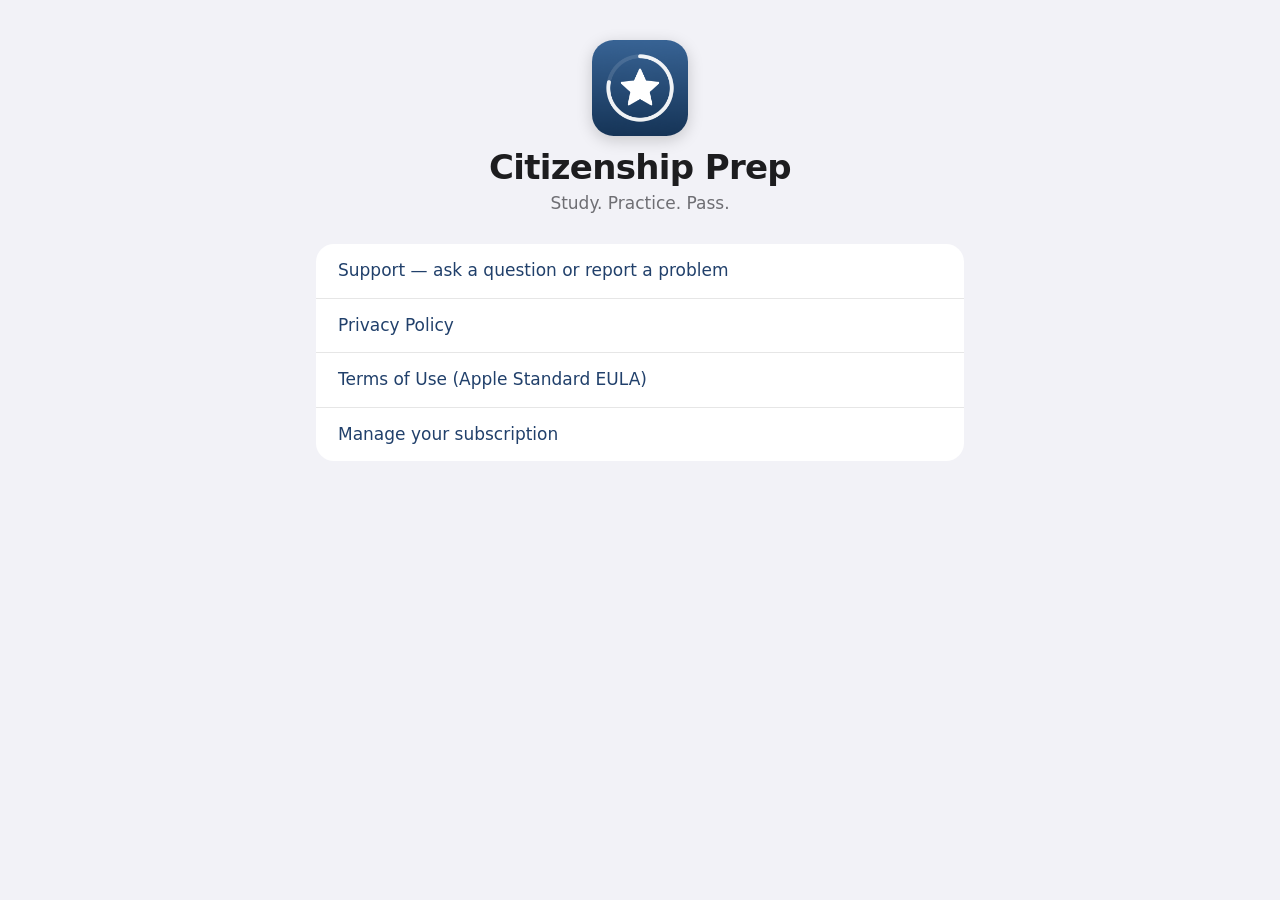
<file: index.html>
<!doctype html>
<html lang="en">
<head>
  <meta charset="utf-8">
  <meta name="viewport" content="width=device-width, initial-scale=1, viewport-fit=cover">
  <title>Citizenship Prep — Support</title>
  <meta name="description" content="Support, privacy policy and terms for Citizenship Prep for iPhone and iPad.">
  <link rel="icon" href="favicon-64.png">
  <link rel="apple-touch-icon" href="apple-touch-icon.png">
  <link rel="stylesheet" href="style.css">
</head>
<body>
  <main>
    <header>
      <img class="icon" src="icon.png" alt="" width="96" height="96">
      <h1>Citizenship Prep</h1>
      <p class="muted">Study. Practice. Pass.</p>
    </header>
    <ul class="links">
      <li><a href="https://github.com/jaicomkz/civicsprep-site/issues">Support — ask a question or report a problem</a></li>
      <li><a href="privacy/">Privacy Policy</a></li>
      <li><a href="https://www.apple.com/legal/internet-services/itunes/dev/stdeula/">Terms of Use (Apple Standard EULA)</a></li>
      <li><a href="https://apps.apple.com/account/subscriptions">Manage your subscription</a></li>
    </ul>
  </main>
</body>
</html>
</file>
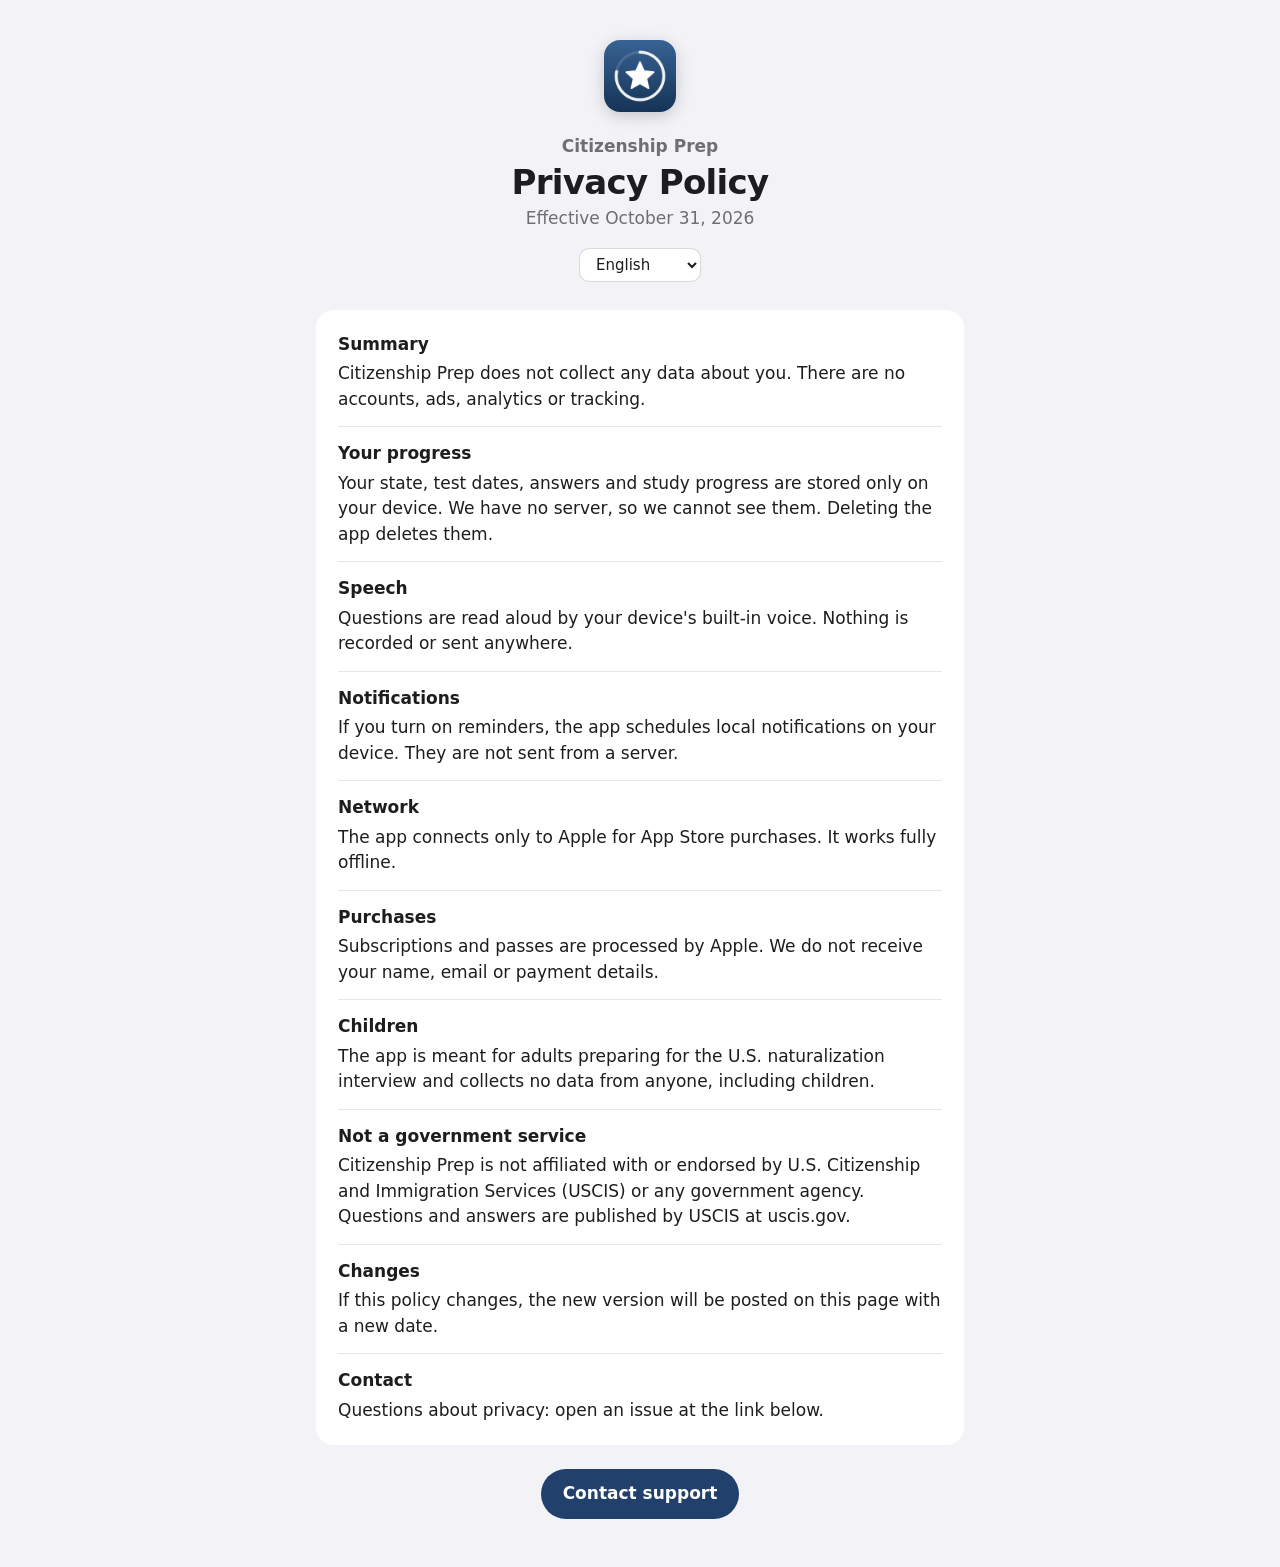
<file: privacy/index.html>
<!doctype html>
<html lang="en" dir="ltr">
<head>
  <meta charset="utf-8">
  <meta name="viewport" content="width=device-width, initial-scale=1, viewport-fit=cover">
  <title>Privacy Policy — Citizenship Prep</title>
  <meta name="description" content="Citizenship Prep collects no data. Your progress stays on your device.">
  <link rel="icon" href="../favicon-64.png">
  <link rel="stylesheet" href="../style.css">
</head>
<body>
  <main>
    <header>
      <img class="icon" src="../icon.png" alt="" width="72" height="72">
      <p class="app">Citizenship Prep</p>
      <h1 id="title">Privacy Policy</h1>
      <p id="updated" class="muted">Effective October 31, 2026</p>
      <label class="lang">
        <span class="visually-hidden">Language</span>
        <select id="language" aria-label="Language"></select>
      </label>
    </header>
    <article id="content">
      <section><h2>Summary</h2><p>Citizenship Prep does not collect any data about you. There are no accounts, ads, analytics or tracking.</p></section>
      <section><h2>Your progress</h2><p>Your state, test dates, answers and study progress are stored only on your device. We have no server, so we cannot see them. Deleting the app deletes them.</p></section>
      <section><h2>Speech</h2><p>Questions are read aloud by your device's built-in voice. Nothing is recorded or sent anywhere.</p></section>
      <section><h2>Notifications</h2><p>If you turn on reminders, the app schedules local notifications on your device. They are not sent from a server.</p></section>
      <section><h2>Network</h2><p>The app connects only to Apple for App Store purchases. It works fully offline.</p></section>
      <section><h2>Purchases</h2><p>Subscriptions and passes are processed by Apple. We do not receive your name, email or payment details.</p></section>
      <section><h2>Children</h2><p>The app is meant for adults preparing for the U.S. naturalization interview and collects no data from anyone, including children.</p></section>
      <section><h2>Not a government service</h2><p>Citizenship Prep is not affiliated with or endorsed by U.S. Citizenship and Immigration Services (USCIS) or any government agency. Questions and answers are published by USCIS at uscis.gov.</p></section>
      <section><h2>Changes</h2><p>If this policy changes, the new version will be posted on this page with a new date.</p></section>
      <section><h2>Contact</h2><p>Questions about privacy: open an issue at the link below.</p></section>
    </article>
    <p><a id="contact" class="button" href="https://github.com/jaicomkz/civicsprep-site/issues">Contact support</a></p>
  </main>
  <script src="policy.js"></script>
  <script>
    (function () {
      var policy = window.POLICY;
      var select = document.getElementById("language");
      Object.keys(policy).forEach(function (code) {
        var option = document.createElement("option");
        option.value = code;
        option.textContent = policy[code].name;
        select.appendChild(option);
      });

      function pick() {
        var fromURL = new URLSearchParams(location.search).get("lang");
        if (fromURL && policy[fromURL]) return fromURL;
        var preferred = navigator.languages || [navigator.language || "en"];
        for (var i = 0; i < preferred.length; i++) {
          var code = preferred[i].toLowerCase().split("-")[0];
          if (policy[code]) return code;
        }
        return "en";
      }

      function render(code) {
        var p = policy[code];
        document.documentElement.lang = code;
        document.documentElement.dir = p.dir || "ltr";
        document.title = p.title + " — Citizenship Prep";
        document.getElementById("title").textContent = p.title;
        document.getElementById("updated").textContent = p.updated;
        document.getElementById("contact").textContent = p.contact;
        var article = document.getElementById("content");
        article.textContent = "";
        p.sections.forEach(function (s) {
          var section = document.createElement("section");
          var h = document.createElement("h2");
          h.textContent = s[0];
          var para = document.createElement("p");
          para.textContent = s[1];
          section.appendChild(h);
          section.appendChild(para);
          article.appendChild(section);
        });
        select.value = code;
      }

      select.addEventListener("change", function () {
        render(select.value);
        history.replaceState(null, "", "?lang=" + select.value);
      });
      render(pick());
    })();
  </script>
</body>
</html>
</file>
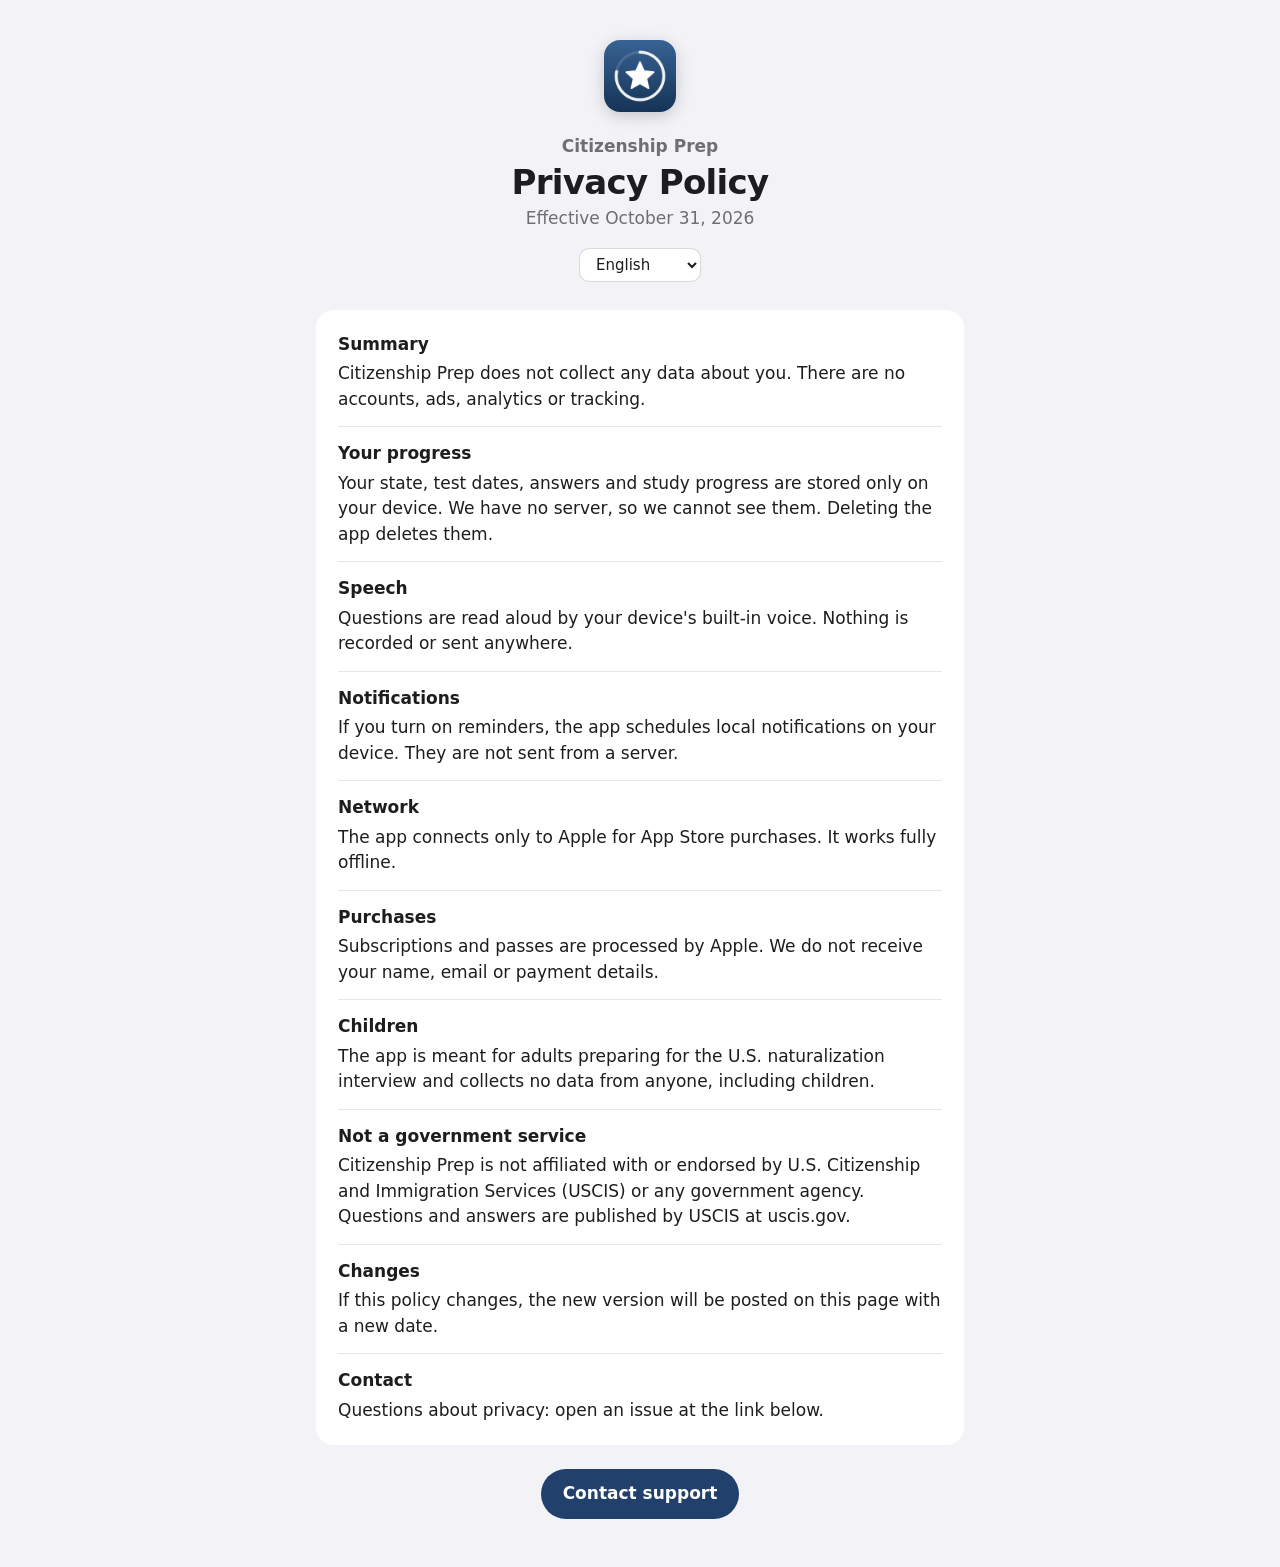
<file: privacy.html>
<!doctype html>
<html lang="en">
<head>
  <meta charset="utf-8">
  <title>Privacy Policy — Citizenship Prep</title>
  <link rel="canonical" href="privacy/">
  <meta http-equiv="refresh" content="0; url=privacy/">
</head>
<body>
  <p><a href="privacy/">Privacy Policy</a></p>
</body>
</html>
</file>
<file: style.css>
:root {
  color-scheme: light dark;
  --bg: #f2f2f7;
  --card: #ffffff;
  --text: #1d1d1f;
  --muted: #6e6e73;
  --accent: #21406b;
}
@media (prefers-color-scheme: dark) {
  :root {
    --bg: #000000;
    --card: #1c1c1e;
    --text: #f5f5f7;
    --muted: #98989d;
    --accent: #7fa6dc;
  }
}
* { box-sizing: border-box; }
body {
  margin: 0;
  background: var(--bg);
  color: var(--text);
  font: 17px/1.5 -apple-system, BlinkMacSystemFont, "SF Pro Text", "Segoe UI", system-ui, sans-serif;
  -webkit-text-size-adjust: 100%;
}
main {
  max-width: 680px;
  margin: 0 auto;
  padding: max(40px, env(safe-area-inset-top)) 16px max(48px, env(safe-area-inset-bottom));
}
header { text-align: center; margin-bottom: 28px; }
.icon { border-radius: 22.5%; box-shadow: 0 4px 16px rgba(0, 0, 0, .18); }
.app { margin: 14px 0 0; color: var(--muted); font-weight: 600; }
h1 { margin: 4px 0; font-size: 34px; line-height: 1.15; letter-spacing: -.02em; }
.muted { color: var(--muted); margin: 0; }
.lang select {
  margin-top: 16px;
  font: inherit;
  font-size: 15px;
  padding: 6px 12px;
  border-radius: 10px;
  border: 1px solid rgba(128, 128, 128, .3);
  background: var(--card);
  color: var(--text);
}
article { background: var(--card); border-radius: 18px; padding: 8px 22px; }
section { padding: 14px 0; border-bottom: 1px solid rgba(128, 128, 128, .2); }
section:last-child { border-bottom: 0; }
h2 { font-size: 17px; margin: 0 0 4px; }
p { margin: 0; }
article p { color: var(--text); }
ul.links { list-style: none; padding: 0; margin: 0; background: var(--card); border-radius: 18px; }
ul.links li { border-bottom: 1px solid rgba(128, 128, 128, .2); }
ul.links li:last-child { border-bottom: 0; }
ul.links a { display: block; padding: 14px 22px; color: var(--accent); text-decoration: none; }
.button {
  display: inline-block;
  margin-top: 24px;
  padding: 12px 22px;
  border-radius: 999px;
  background: var(--accent);
  color: #fff;
  text-decoration: none;
  font-weight: 600;
}
main > p:last-child { text-align: center; }
.visually-hidden { position: absolute; width: 1px; height: 1px; overflow: hidden; clip: rect(0 0 0 0); }
</file>
